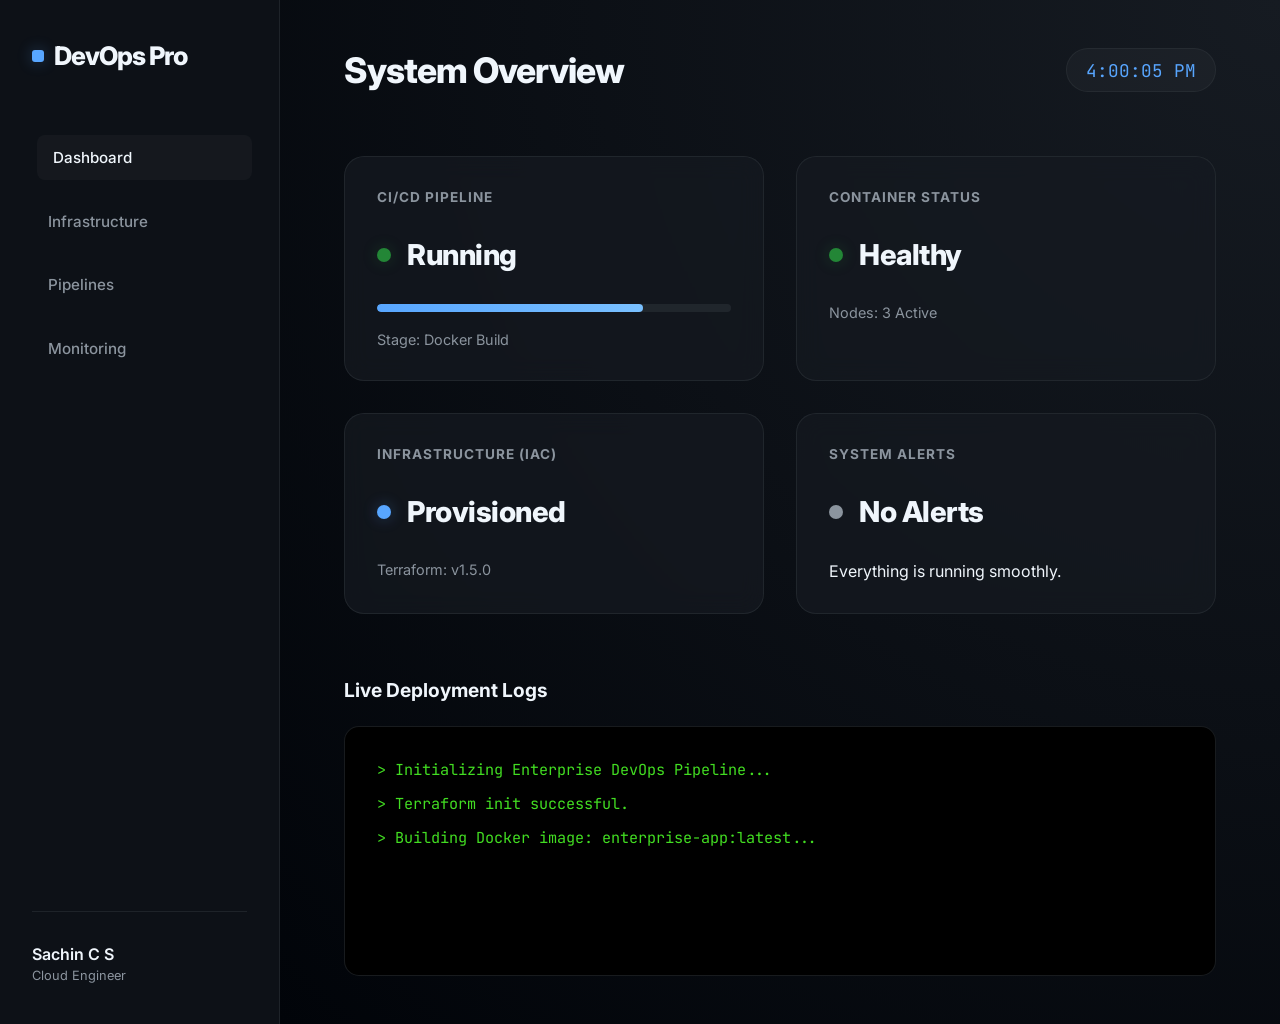
<file: app/index.html>
<!DOCTYPE html>
<html lang="en">
<head>
    <meta charset="UTF-8">
    <meta name="viewport" content="width=device-width, initial-scale=1.0">
    <title>Enterprise DevOps Dashboard | Sachin C S</title>
    <link rel="stylesheet" href="style.css">
    <link href="https://fonts.googleapis.com/css2?family=Inter:wght@400;600;700&family=JetBrains+Mono&display=swap" rel="stylesheet">
</head>
<body>
    <div class="sidebar">
        <div class="logo">DevOps Pro</div>
        <nav>
            <ul>
                <li class="active"><a href="#">Dashboard</a></li>
                <li><a href="#">Infrastructure</a></li>
                <li><a href="#">Pipelines</a></li>
                <li><a href="#">Monitoring</a></li>
            </ul>
        </nav>
        <div class="user-info">
            <p>Sachin C S</p>
            <span>Cloud Engineer</span>
        </div>
    </div>

    <main class="content">
        <header>
            <h1>System Overview</h1>
            <div class="system-time" id="clock">00:00:00</div>
        </header>

        <div class="dashboard-grid">
            <!-- CI/CD Status -->
            <div class="card" id="cicd-card">
                <h3>CI/CD Pipeline</h3>
                <div class="status-indicator">
                    <span class="dot pulse green"></span>
                    <span class="label">Running</span>
                </div>
                <div class="progress-bar">
                    <div class="fill" style="width: 75%;"></div>
                </div>
                <p class="details">Stage: Docker Build</p>
            </div>

            <!-- Container Status -->
            <div class="card" id="container-card">
                <h3>Container Status</h3>
                <div class="status-indicator">
                    <span class="dot green"></span>
                    <span class="label">Healthy</span>
                </div>
                <p class="details">Nodes: 3 Active</p>
            </div>

            <!-- Infrastructure -->
            <div class="card" id="infra-card">
                <h3>Infrastructure (IaC)</h3>
                <div class="status-indicator">
                    <span class="dot blue"></span>
                    <span class="label">Provisioned</span>
                </div>
                <p class="details">Terraform: v1.5.0</p>
            </div>

            <!-- Monitoring Alerts -->
            <div class="card" id="alerts-card">
                <h3>System Alerts</h3>
                <div class="status-indicator">
                    <span class="dot gray"></span>
                    <span class="label">No Alerts</span>
                </div>
                <div class="alert-list">
                    <div class="alert-item">Everything is running smoothly.</div>
                </div>
            </div>
        </div>

        <section class="log-section">
            <h3>Live Deployment Logs</h3>
            <div class="terminal" id="terminal-logs">
                <p>> Initializing Enterprise DevOps Pipeline...</p>
                <p>> Terraform init successful.</p>
                <p>> Building Docker image: enterprise-app:latest...</p>
            </div>
        </section>
    </main>
    <script src="app.js"></script>
</body>
</html>
</file>
<file: app/style.css>
:root {
    --bg-dark: #010409;
    --card-bg: rgba(22, 27, 34, 0.7);
    --sidebar-bg: #0d1117;
    --accent: #58a6ff;
    --accent-glow: rgba(88, 166, 255, 0.3);
    --success: #238636;
    --success-glow: rgba(35, 134, 54, 0.3);
    --text-main: #f0f6fc;
    --text-muted: #8b949e;
    --border: rgba(48, 54, 61, 0.5);
    --glass: rgba(255, 255, 255, 0.03);
}

* {
    margin: 0;
    padding: 0;
    box-sizing: border-box;
}

body {
    font-family: 'Inter', -apple-system, BlinkMacSystemFont, sans-serif;
    background-color: var(--bg-dark);
    color: var(--text-main);
    display: flex;
    min-height: 100vh;
    overflow: hidden;
}

/* Sidebar */
.sidebar {
    width: 280px;
    background-color: var(--sidebar-bg);
    border-right: 1px solid var(--border);
    display: flex;
    flex-direction: column;
    padding: 2.5rem 2rem;
    backdrop-filter: blur(10px);
}

.logo {
    font-size: 1.6rem;
    font-weight: 800;
    letter-spacing: -1px;
    color: var(--text-main);
    margin-bottom: 4rem;
    display: flex;
    align-items: center;
    gap: 10px;
}

.logo::before {
    content: '';
    width: 12px;
    height: 12px;
    background: var(--accent);
    border-radius: 3px;
    box-shadow: 0 0 15px var(--accent-glow);
}

nav ul {
    list-style: none;
}

nav ul li {
    margin-bottom: 1.2rem;
}

nav ul li a {
    color: var(--text-muted);
    text-decoration: none;
    font-size: 0.95rem;
    font-weight: 500;
    display: flex;
    align-items: center;
    padding: 0.8rem 1rem;
    border-radius: 8px;
    transition: all 0.3s cubic-bezier(0.4, 0, 0.2, 1);
}

nav ul li.active a, nav ul li a:hover {
    color: var(--text-main);
    background: var(--glass);
    transform: translateX(5px);
}

.user-info {
    margin-top: auto;
    padding-top: 2rem;
    border-top: 1px solid var(--border);
}

.user-info p {
    font-weight: 600;
    font-size: 1rem;
}

.user-info span {
    font-size: 0.8rem;
    color: var(--text-muted);
}

/* Main Content */
.content {
    flex: 1;
    padding: 3rem 4rem;
    overflow-y: auto;
    background: radial-gradient(circle at top right, #161b22, #010409);
}

header {
    display: flex;
    justify-content: space-between;
    align-items: center;
    margin-bottom: 4rem;
}

h1 {
    font-size: 2.2rem;
    font-weight: 800;
    letter-spacing: -1px;
}

.system-time {
    font-family: 'JetBrains Mono', monospace;
    font-size: 1.1rem;
    padding: 0.6rem 1.2rem;
    background: var(--glass);
    border-radius: 50px;
    border: 1px solid var(--border);
    color: var(--accent);
}

/* Grid */
.dashboard-grid {
    display: grid;
    grid-template-columns: repeat(auto-fit, minmax(280px, 1fr));
    gap: 2rem;
    margin-bottom: 4rem;
}

.card {
    background: var(--card-bg);
    backdrop-filter: blur(12px);
    border: 1px solid var(--border);
    border-radius: 20px;
    padding: 2rem;
    transition: all 0.4s cubic-bezier(0.4, 0, 0.2, 1);
    position: relative;
    overflow: hidden;
}

.card:hover {
    transform: translateY(-8px);
    border-color: var(--accent);
    box-shadow: 0 20px 40px rgba(0, 0, 0, 0.4);
}

.card h3 {
    font-size: 0.85rem;
    font-weight: 700;
    color: var(--text-muted);
    letter-spacing: 1px;
    text-transform: uppercase;
    margin-bottom: 2rem;
}

.status-indicator {
    display: flex;
    align-items: center;
    gap: 1rem;
    margin-bottom: 2rem;
}

.label {
    font-size: 1.8rem;
    font-weight: 800;
    letter-spacing: -0.5px;
}

.dot {
    width: 14px;
    height: 14px;
    border-radius: 50%;
}

.green { background: var(--success); box-shadow: 0 0 15px var(--success-glow); }
.blue { background: var(--accent); box-shadow: 0 0 15px var(--accent-glow); }
.gray { background: var(--text-muted); }

.pulse {
    animation: pulse 2s infinite cubic-bezier(0.4, 0, 0.6, 1);
}

@keyframes pulse {
    0%, 100% { transform: scale(1); opacity: 1; }
    50% { transform: scale(1.2); opacity: 0.7; }
}

.progress-bar {
    height: 8px;
    background-color: var(--border);
    border-radius: 10px;
    margin-bottom: 1.2rem;
    overflow: hidden;
}

.progress-bar .fill {
    height: 100%;
    background: linear-gradient(90deg, var(--accent), #79c0ff);
    border-radius: 10px;
    transition: width 1s ease-in-out;
}

.details {
    font-size: 0.9rem;
    color: var(--text-muted);
}

/* Logs */
.log-section h3 {
    margin-bottom: 1.5rem;
    font-size: 1.2rem;
    font-weight: 700;
}

.terminal {
    background-color: #000;
    border-radius: 15px;
    padding: 2rem;
    font-family: 'JetBrains Mono', monospace;
    font-size: 0.95rem;
    color: #4af626;
    height: 250px;
    overflow-y: auto;
    border: 1px solid var(--border);
    box-shadow: inset 0 0 30px rgba(0, 0, 0, 0.5);
}

.terminal p {
    margin-bottom: 0.8rem;
    opacity: 0.9;
}
</file>
